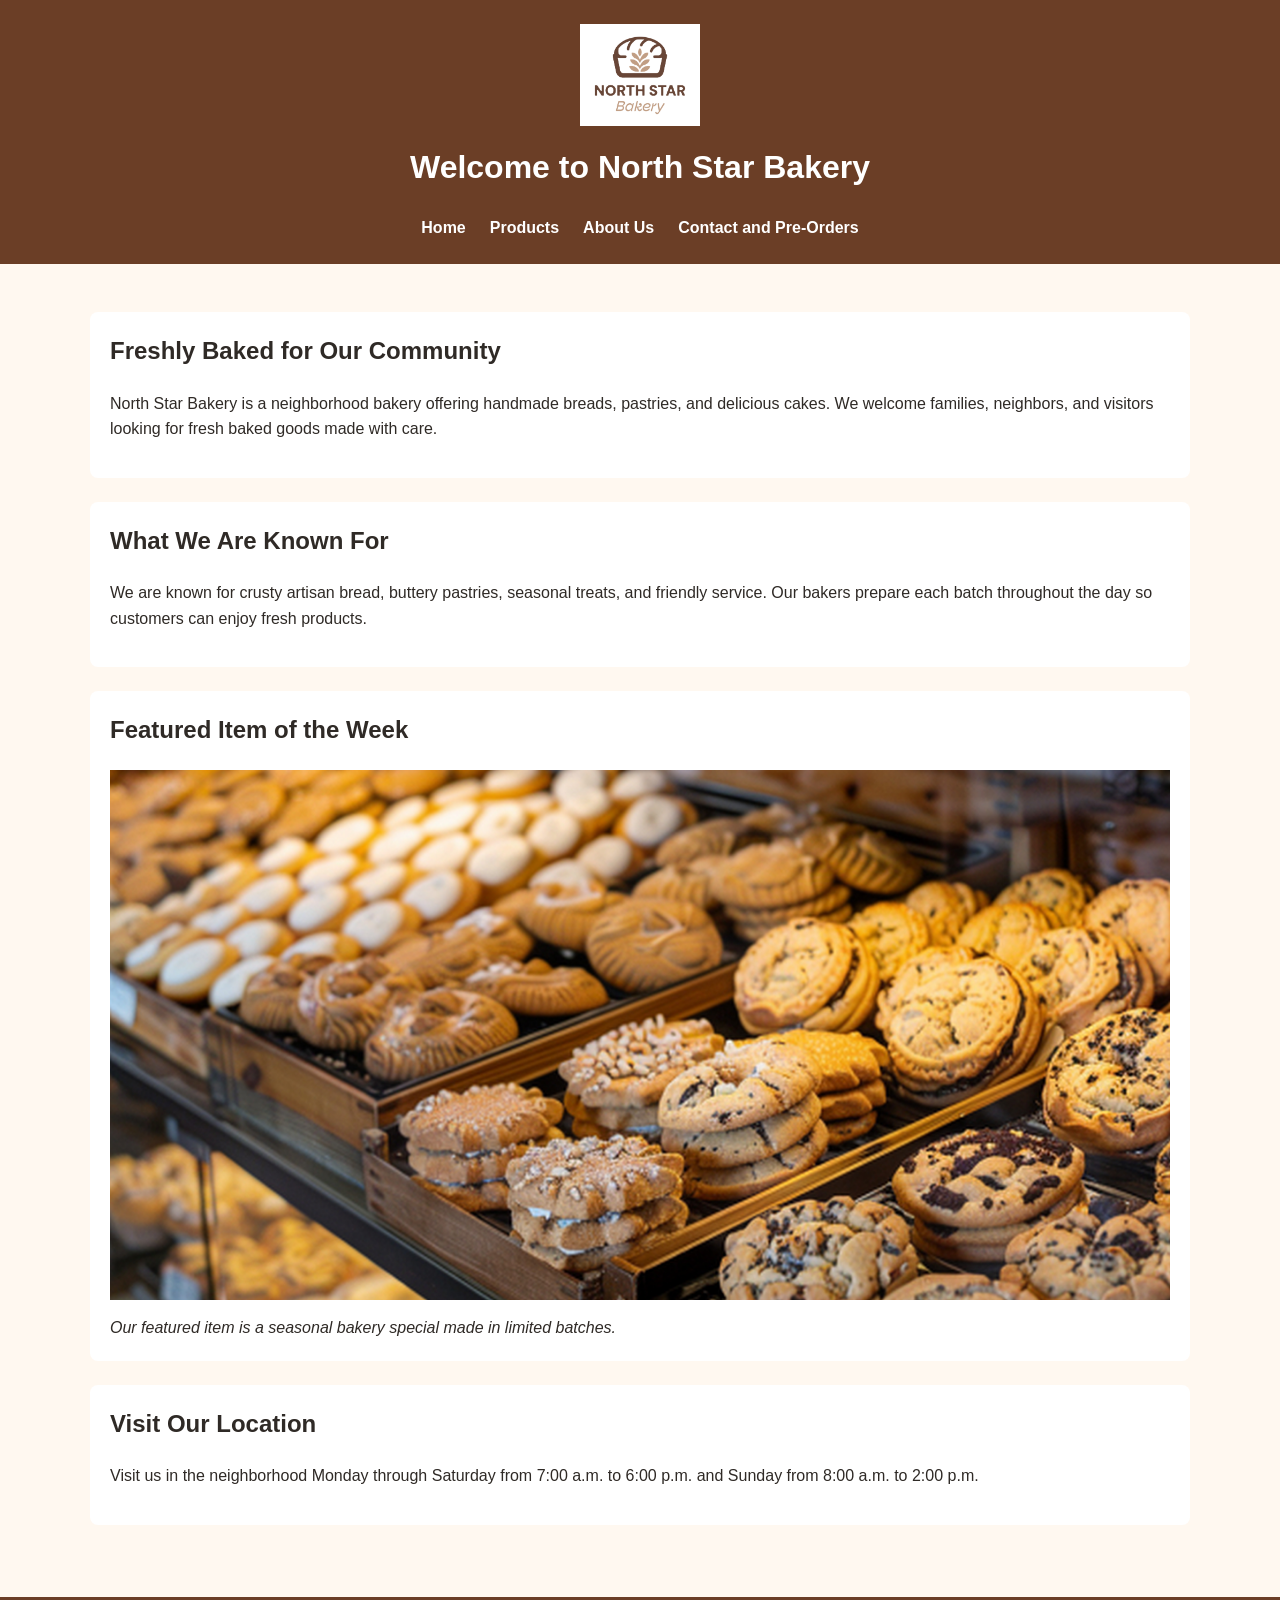
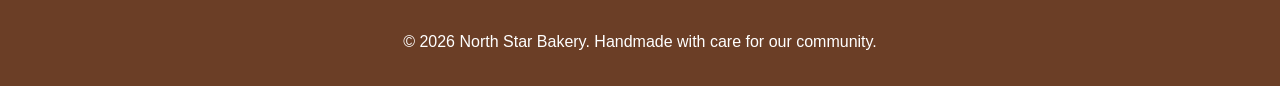
<file: index.html>
<!DOCTYPE html>
<html lang="en">
<head>
    <meta charset="UTF-8">
    <meta name="viewport" content="width=device-width, initial-scale=1.0">
    <title>North Star Bakery | Home</title>
    <link rel="stylesheet" href="styles.css">
</head>

<body>
    <header>
       <img src="bakery-logo_c.png" alt="North Star Bakery logo">
        <h1>Welcome to North Star Bakery</h1>

        <nav>
            <ul>
                <li><a href="index.html">Home</a></li>
                <li><a href="products.html">Products</a></li>
                <li><a href="about.html">About Us</a></li>
                <li><a href="contact.html">Contact and Pre-Orders</a></li>
            </ul>
        </nav>
    </header>

    <main>
        <section>
            <h2>Freshly Baked for Our Community</h2>
            <p>
                North Star Bakery is a neighborhood bakery offering handmade breads,
                pastries, and delicious cakes. We welcome families, neighbors, and
                visitors looking for fresh baked goods made with care.
            </p>
        </section>

        <section>
            <h2>What We Are Known For</h2>
            <p>
                We are known for crusty artisan bread, buttery pastries, seasonal
                treats, and friendly service. Our bakers prepare each batch
                throughout the day so customers can enjoy fresh products.
            </p>
        </section>

        <section>
            <h2>Featured Item of the Week</h2>

            <figure>
              <img src="bakery-feature-large_c.png"
                     alt="Freshly baked artisan bread from North Star Bakery">
                <figcaption>
                    Our featured item is a seasonal bakery special made in
                    limited batches.
                </figcaption>
            </figure>
        </section>

        <section>
            <h2>Visit Our Location</h2>
            <p>
                Visit us in the neighborhood Monday through Saturday from
                7:00 a.m. to 6:00 p.m. and Sunday from 8:00 a.m. to 2:00 p.m.
            </p>
        </section>
    </main>

    <footer>
        <p>&copy; 2026 North Star Bakery. Handmade with care for our community.</p>
    </footer>
</body>
</html>
</file>
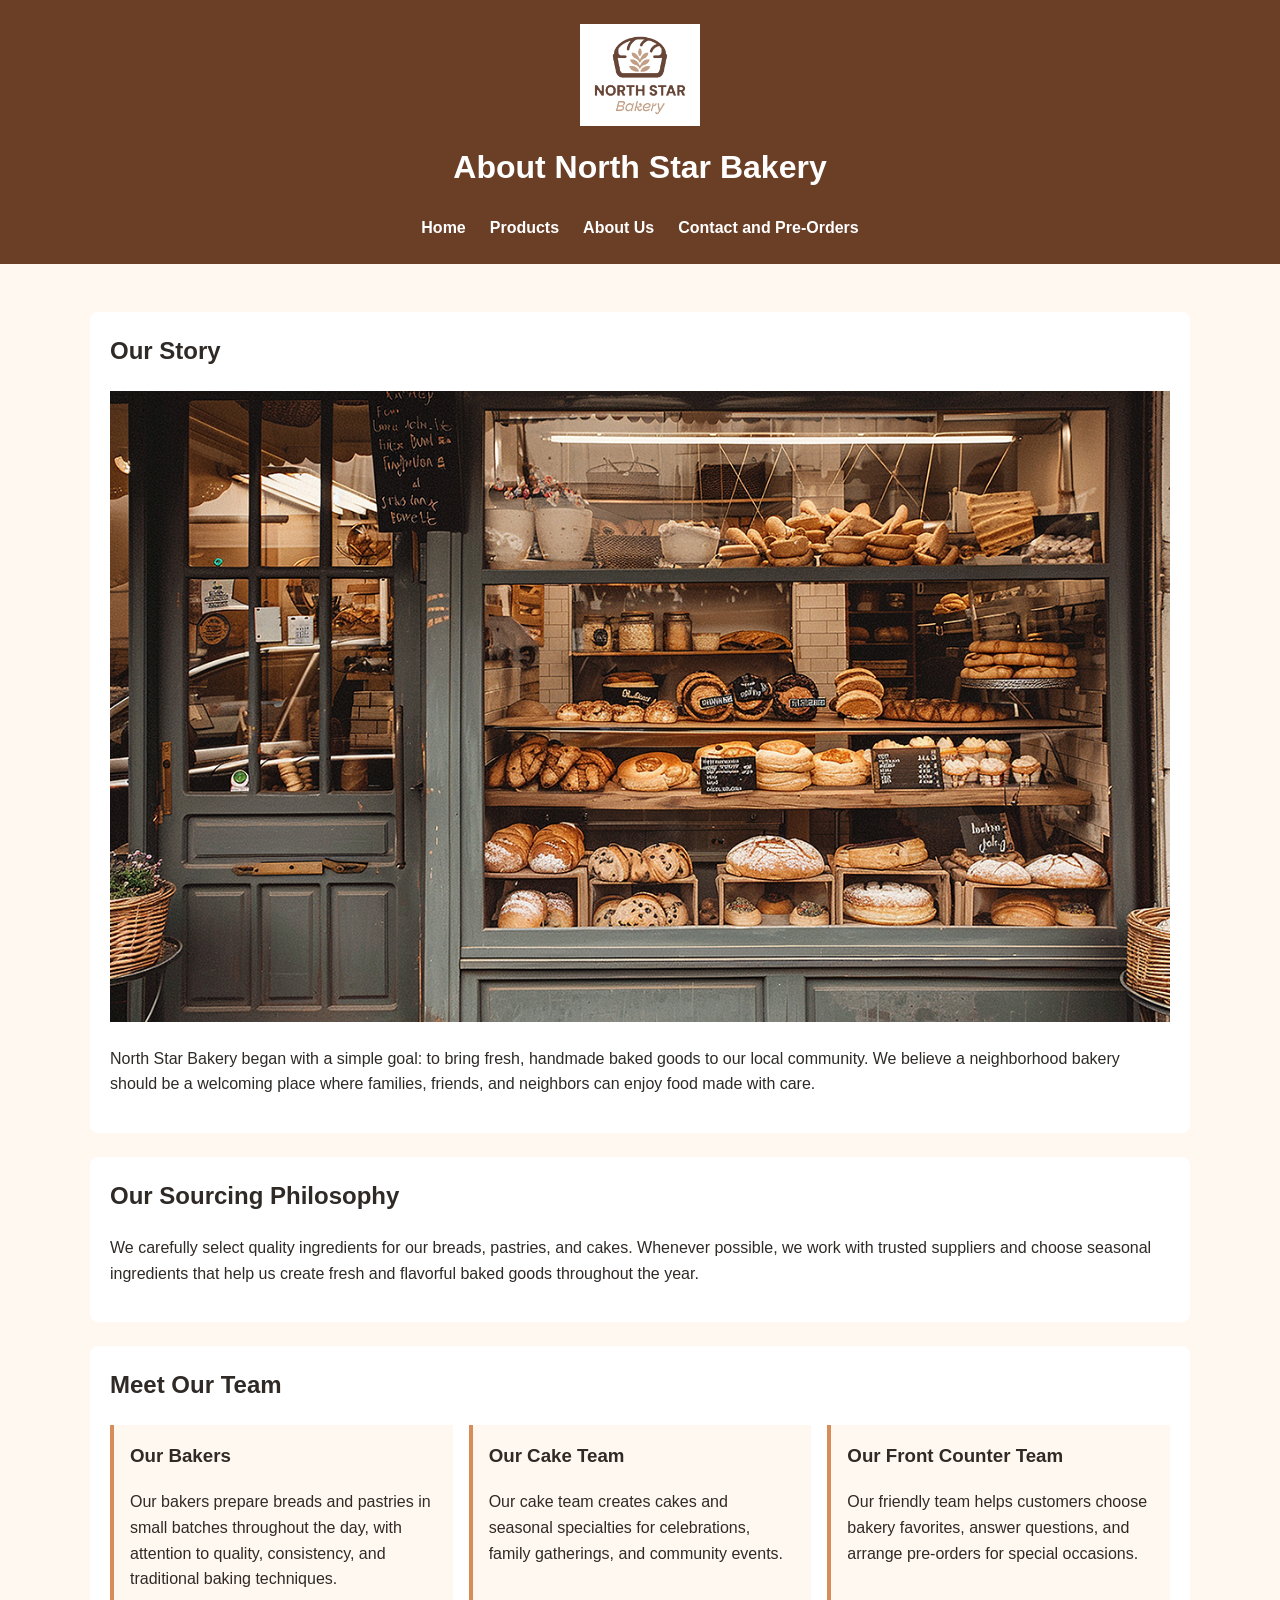
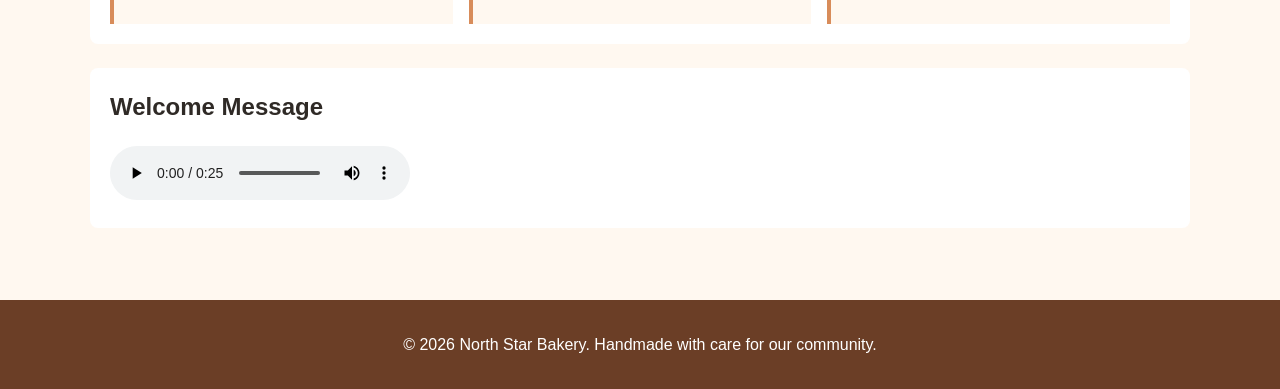
<file: about.html>
<!DOCTYPE html>
<html lang="en">
<head>
    <meta charset="UTF-8">
    <meta name="viewport" content="width=device-width, initial-scale=1.0">
    <title>North Star Bakery | About Us</title>
    <link rel="stylesheet" href="styles.css">
</head>

<body>
    <header>
        <img src="bakery-logo_c.png" alt="North Star Bakery logo">
        <h1>About North Star Bakery</h1>

        <nav>
            <ul>
                <li><a href="index.html">Home</a></li>
                <li><a href="products.html">Products</a></li>
                <li><a href="about.html">About Us</a></li>
                <li><a href="contact.html">Contact and Pre-Orders</a></li>
            </ul>
        </nav>
    </header>

    <main>
        <section>
            <h2>Our Story</h2>

            <img src="bakery-storefront_c.png"
                 alt="North Star Bakery neighborhood storefront">

            <p>
                North Star Bakery began with a simple goal: to bring fresh,
                handmade baked goods to our local community. We believe a
                neighborhood bakery should be a welcoming place where families,
                friends, and neighbors can enjoy food made with care.
            </p>
        </section>

        <section>
            <h2>Our Sourcing Philosophy</h2>

            <p>
                We carefully select quality ingredients for our breads,
                pastries, and cakes. Whenever possible, we work with trusted
                suppliers and choose seasonal ingredients that help us create
                fresh and flavorful baked goods throughout the year.
            </p>
        </section>

        <section>
            <h2>Meet Our Team</h2>

            <div class="product-list">
                <article>
                    <h3>Our Bakers</h3>
                    <p>
                        Our bakers prepare breads and pastries in small batches
                        throughout the day, with attention to quality,
                        consistency, and traditional baking techniques.
                    </p>
                </article>

                <article>
                    <h3>Our Cake Team</h3>
                    <p>
                        Our cake team creates cakes and seasonal specialties
                        for celebrations, family gatherings, and community
                        events.
                    </p>
                </article>

                <article>
                    <h3>Our Front Counter Team</h3>
                    <p>
                        Our friendly team helps customers choose bakery
                        favorites, answer questions, and arrange pre-orders
                        for special occasions.
                    </p>
                </article>
            </div>
        </section>

        <section>
            <h2>Welcome Message</h2>

            <audio controls>
                <source src="bakery-welcome_c.mp3" type="audio/mpeg">
                Your browser does not support the audio element.
                Please use the information on this page to learn more about North Star Bakery.
            </audio>
        </section>
    </main>

    <footer>
        <p>&copy; 2026 North Star Bakery. Handmade with care for our community.</p>
    </footer>
</body>
</html>
</file>
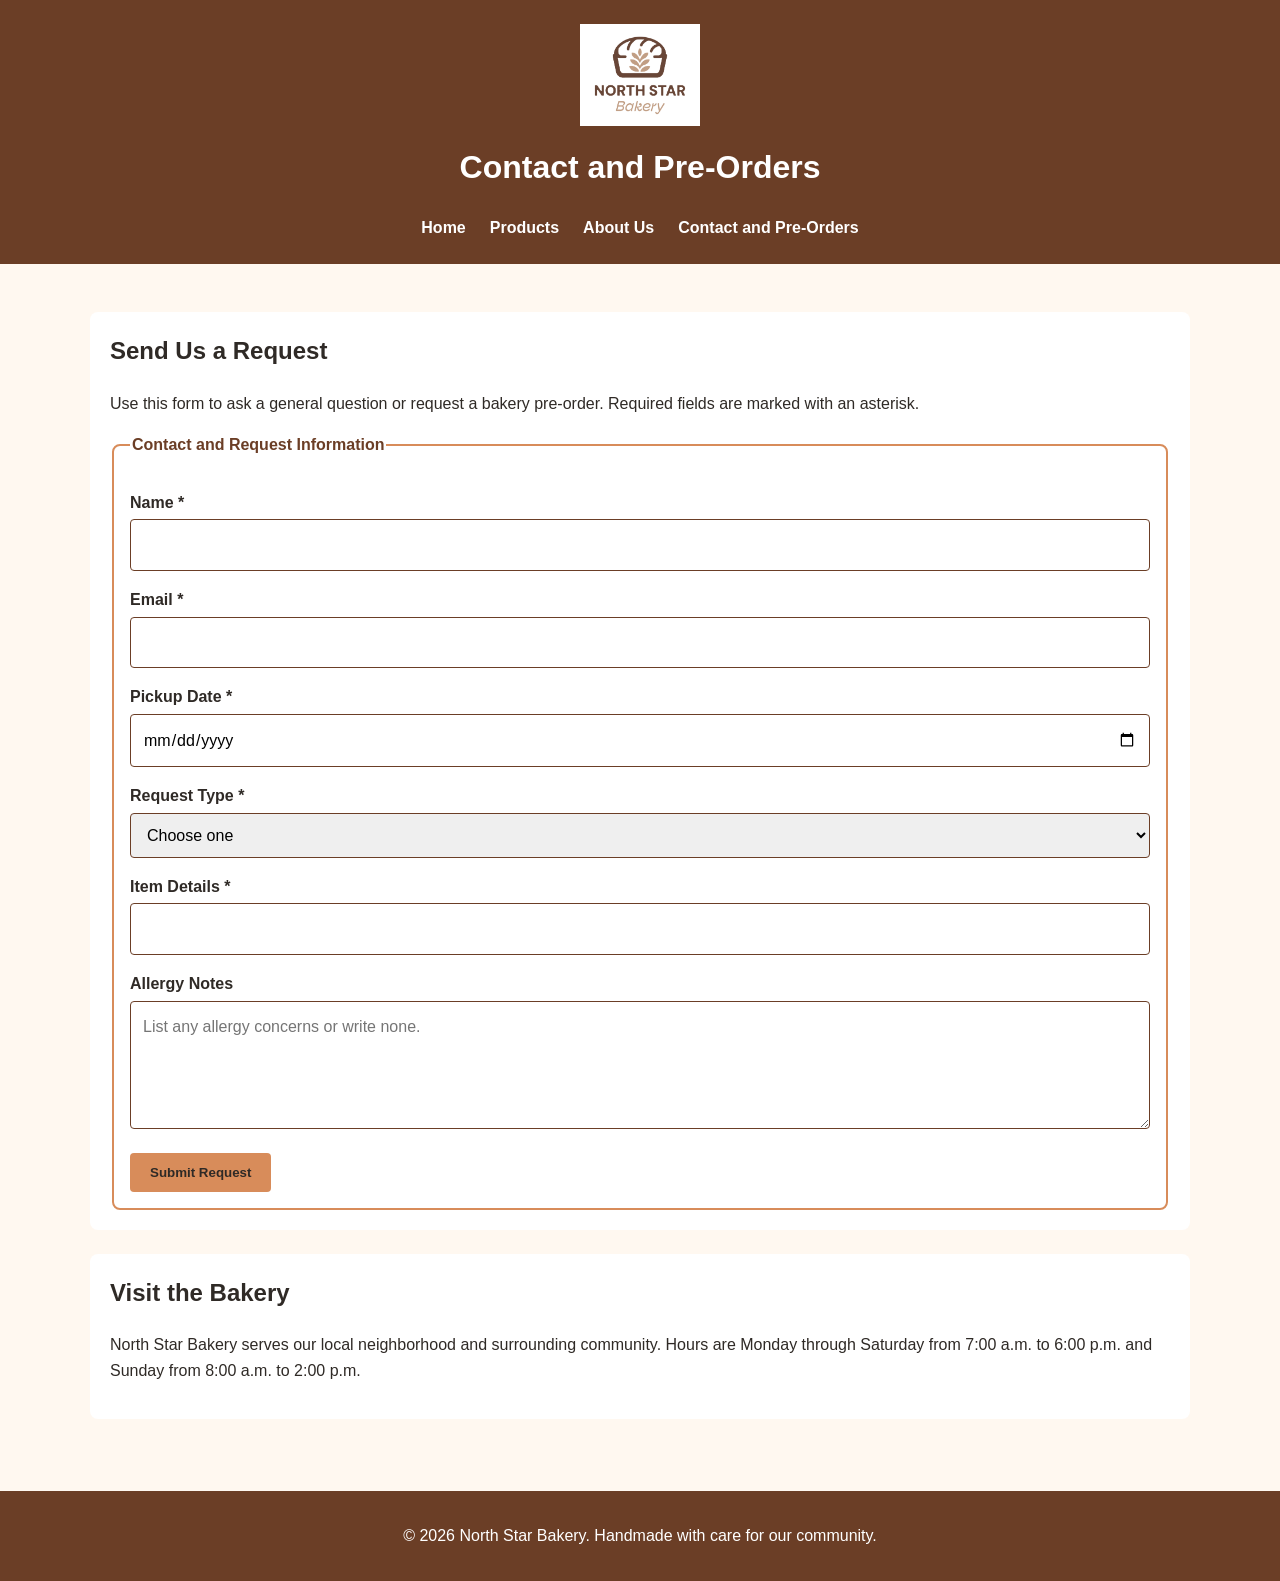
<file: contact.html>
<!DOCTYPE html>
<html lang="en">
<head>
    <meta charset="UTF-8">
    <meta name="viewport" content="width=device-width, initial-scale=1.0">
    <title>North Star Bakery | Contact and Pre-Orders</title>
    <link rel="stylesheet" href="styles.css">
</head>

<body>
    <header>
        <img src="bakery-logo_c.png" alt="North Star Bakery logo">
        <h1>Contact and Pre-Orders</h1>

        <nav>
            <ul>
                <li><a href="index.html">Home</a></li>
                <li><a href="products.html">Products</a></li>
                <li><a href="about.html">About Us</a></li>
                <li><a href="contact.html">Contact and Pre-Orders</a></li>
            </ul>
        </nav>
    </header>

    <main>
        <section>
            <h2>Send Us a Request</h2>

            <p>
                Use this form to ask a general question or request a bakery
                pre-order. Required fields are marked with an asterisk.
            </p>

            <form id="contact-form" action="#" method="post" novalidate>
                <fieldset>
                    <legend>Contact and Request Information</legend>

                    <label for="name">Name *</label>
                    <input type="text"
                           id="name"
                           name="name"
                           minlength="2"
                           maxlength="50"
                           required>

                    <p id="name-error"
                       class="error-message"></p>

                    <label for="email">Email *</label>
                    <input type="email"
                           id="email"
                           name="email"
                           required>

                    <p id="email-error"
                       class="error-message"></p>

                    <label for="pickup-date">Pickup Date *</label>
                    <input type="date"
                           id="pickup-date"
                           name="pickup-date"
                           required>

                    <label for="request-type">Request Type *</label>
                    <select id="request-type"
                            name="request-type"
                            required>
                        <option value="">Choose one</option>
                        <option value="general">General Question</option>
                        <option value="preorder">Pre-Order</option>
                    </select>

                    <label for="product">Item Details *</label>
                    <input type="text"
                           id="product"
                           name="product"
                           minlength="3"
                           maxlength="100"
                           required>

                    <label for="allergies">Allergy Notes</label>
                    <textarea id="allergies"
                              name="allergies"
                              rows="4"
                              maxlength="300"
                              placeholder="List any allergy concerns or write none."></textarea>

                    <button type="submit">
                        Submit Request
                    </button>
                </fieldset>
            </form>
        </section>

        <section>
            <h2>Visit the Bakery</h2>

            <p>
                North Star Bakery serves our local neighborhood and surrounding
                community. Hours are Monday through Saturday from 7:00 a.m.
                to 6:00 p.m. and Sunday from 8:00 a.m. to 2:00 p.m.
            </p>
        </section>
    </main>

    <footer>
        <p>
            &copy; 2026 North Star Bakery. Handmade with care for our community.
        </p>
    </footer>

    <script src="script.js"></script>
</body>
</html>
</file>
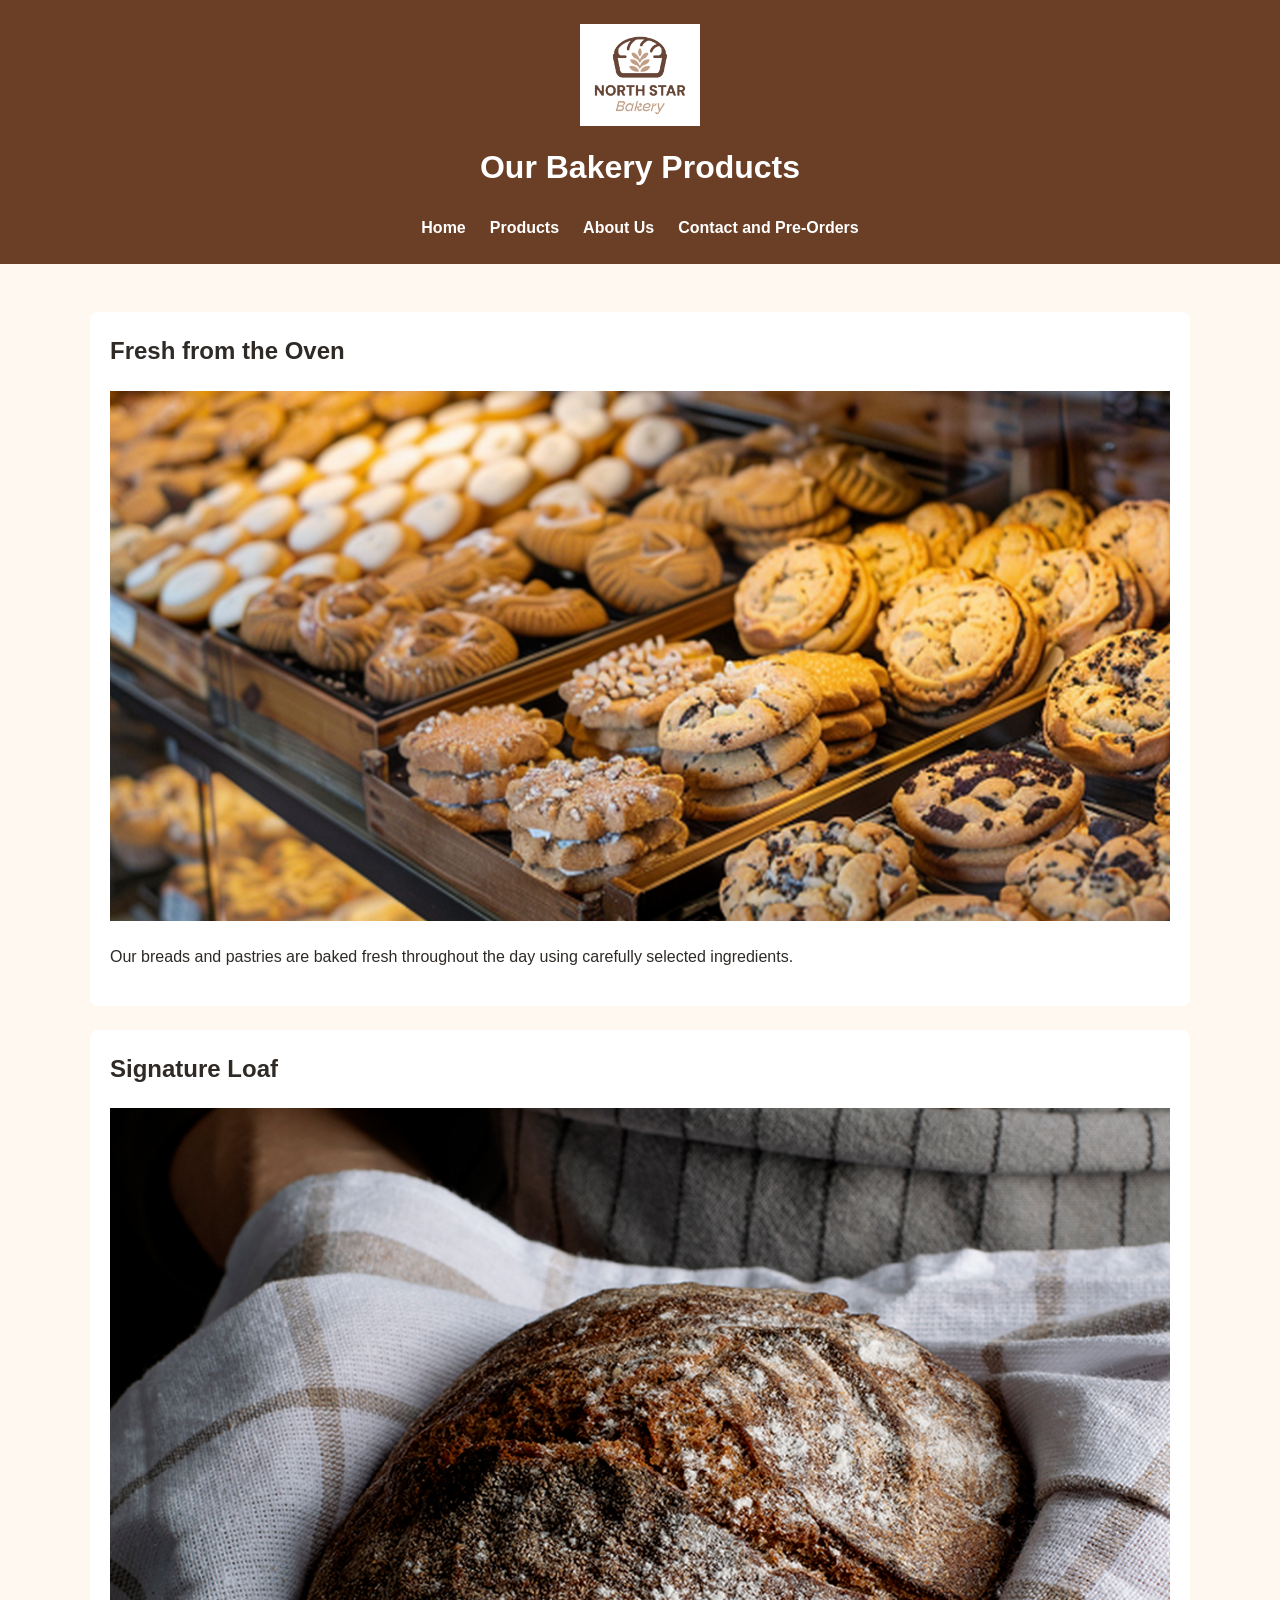
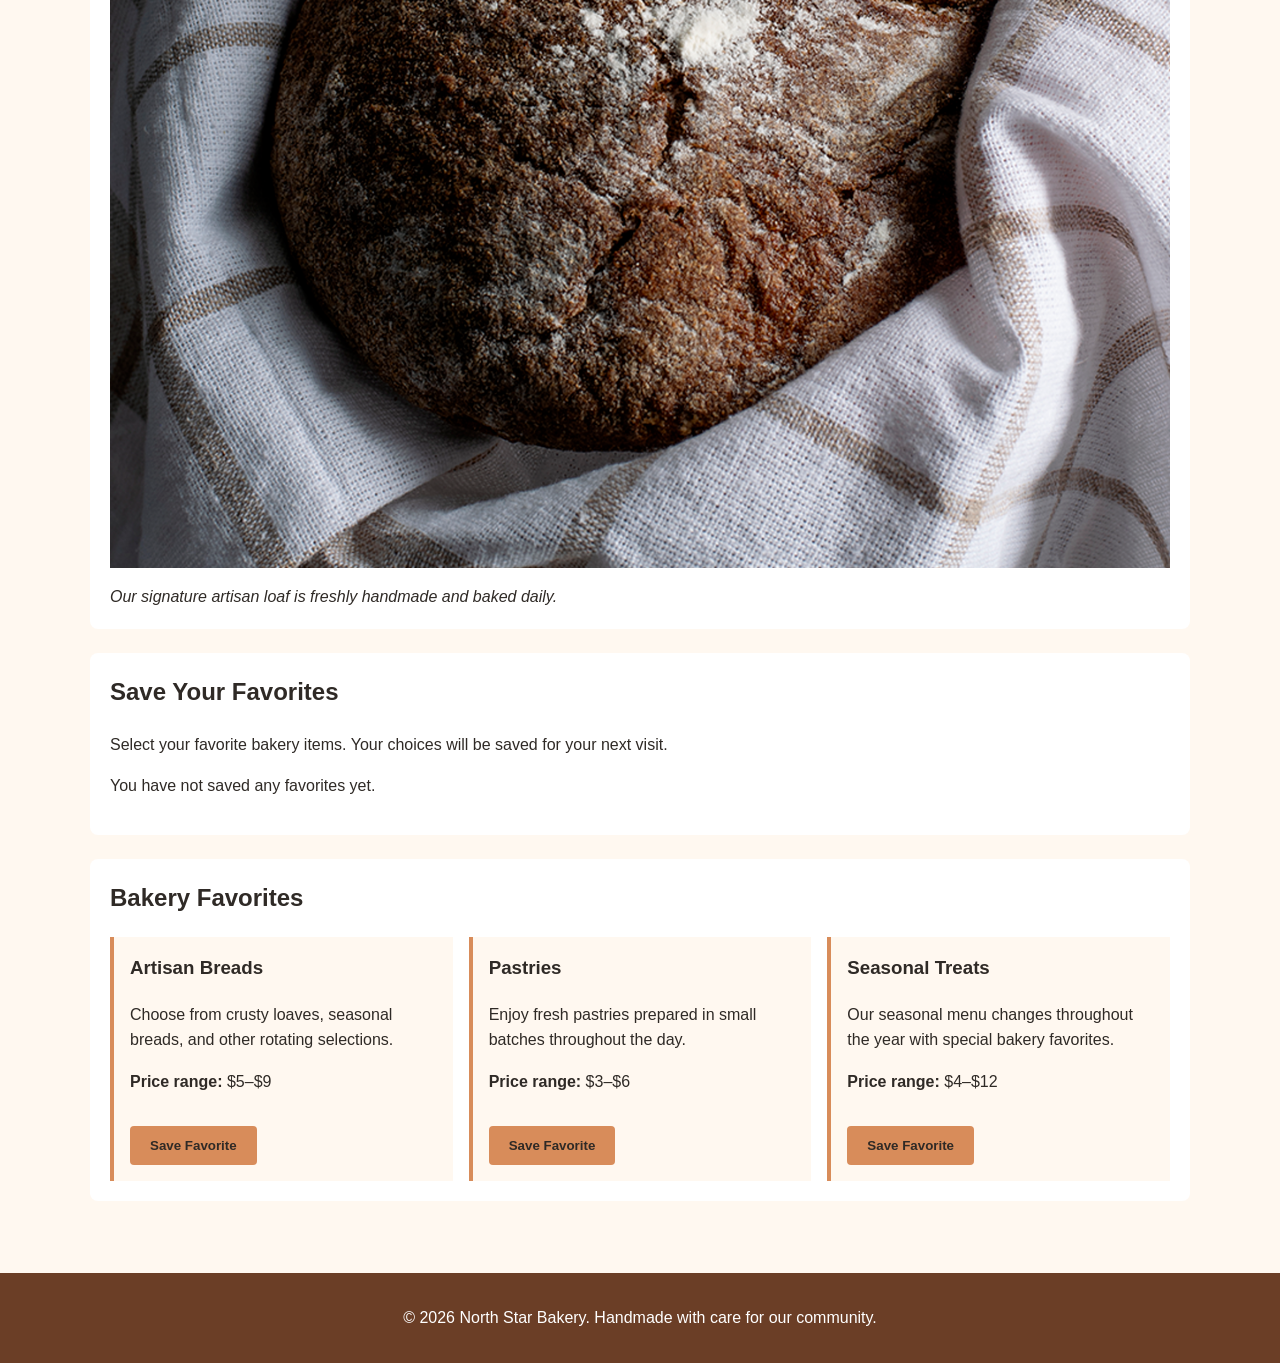
<file: products.html>
<!DOCTYPE html>
<html lang="en">
<head>
    <meta charset="UTF-8">
    <meta name="viewport" content="width=device-width, initial-scale=1.0">
    <title>North Star Bakery | Products</title>
    <link rel="stylesheet" href="styles.css">
</head>

<body>
    <header>
        <img src="bakery-logo_c.png" alt="North Star Bakery logo">
        <h1>Our Bakery Products</h1>

        <nav>
            <ul>
                <li><a href="index.html">Home</a></li>
                <li><a href="products.html">Products</a></li>
                <li><a href="about.html">About Us</a></li>
                <li><a href="contact.html">Contact and Pre-Orders</a></li>
            </ul>
        </nav>
    </header>

    <main>
        <section>
            <h2>Fresh from the Oven</h2>

            <picture>
                <source media="(min-width: 768px)"
                        srcset="bakery-feature-large_c.png">

                <img src="bakery-feature-small_c.png"
                     alt="Assortment of freshly baked artisan breads at North Star Bakery">
            </picture>

            <p>
                Our breads and pastries are baked fresh throughout the day
                using carefully selected ingredients.
            </p>
        </section>

        <section>
            <h2>Signature Loaf</h2>

            <figure>
                <img src="bakery-signature-loaf_c.png"
                     alt="North Star Bakery signature artisan loaf with a golden crust">

                <figcaption>
                    Our signature artisan loaf is freshly handmade and baked daily.
                </figcaption>
            </figure>
        </section>

        <section>
            <h2>Save Your Favorites</h2>
            <p>
                Select your favorite bakery items. Your choices will be saved
                for your next visit.
            </p>

            <p id="favorites-message">
                You have not saved any favorites yet.
            </p>
        </section>

        <section>
            <h2>Bakery Favorites</h2>

            <div class="product-list">

                <article>
                    <h3>Artisan Breads</h3>

                    <p>
                        Choose from crusty loaves, seasonal breads,
                        and other rotating selections.
                    </p>

                    <p>
                        <strong>Price range:</strong> $5–$9
                    </p>

                    <button type="button"
                            class="favorite-btn"
                            data-product="Artisan Breads">
                        Save Favorite
                    </button>
                </article>

                <article>
                    <h3>Pastries</h3>

                    <p>
                        Enjoy fresh pastries prepared in small batches
                        throughout the day.
                    </p>

                    <p>
                        <strong>Price range:</strong> $3–$6
                    </p>

                    <button type="button"
                            class="favorite-btn"
                            data-product="Pastries">
                        Save Favorite
                    </button>
                </article>

                <article>
                    <h3>Seasonal Treats</h3>

                    <p>
                        Our seasonal menu changes throughout the year
                        with special bakery favorites.
                    </p>

                    <p>
                        <strong>Price range:</strong> $4–$12
                    </p>

                    <button type="button"
                            class="favorite-btn"
                            data-product="Seasonal Treats">
                        Save Favorite
                    </button>
                </article>

            </div>
        </section>
    </main>

    <footer>
        <p>&copy; 2026 North Star Bakery. Handmade with care for our community.</p>
    </footer>

    <script src="script.js"></script>
</body>
</html>
</file>
<file: styles.css>
* {
    box-sizing: border-box;
}

body {
    margin: 0;
    font-family: Arial, sans-serif;
    background-color: #FFF8F0;
    color: #2F2A26;
    line-height: 1.6;
}

header {
    background-color: #6B3E26;
    color: white;
    text-align: center;
    padding: 1.5rem 1rem;
}

header img {
    max-width: 120px;
    height: auto;
    margin-bottom: 0.5rem;
}

h1,
h2,
h3 {
    margin-top: 0;
}

nav ul {
    list-style: none;
    padding: 0;
    margin: 1rem 0 0;
    display: flex;
    flex-direction: column;
    gap: 0.75rem;
}

nav a {
    color: white;
    text-decoration: none;
    font-weight: bold;
}

nav a:hover {
    text-decoration: underline;
}

main {
    width: 90%;
    max-width: 1100px;
    margin: 0 auto;
    padding: 2rem 0;
}

section {
    background-color: white;
    padding: 1.25rem;
    margin-bottom: 1.5rem;
    border-radius: 8px;
}

img,
picture,
audio {
    max-width: 100%;
}

figure {
    margin: 0;
}

figcaption {
    margin-top: 0.5rem;
    font-style: italic;
}

.product-list {
    display: flex;
    flex-direction: column;
    gap: 1rem;
}

.product-list article {
    background-color: #FFF8F0;
    padding: 1rem;
    border-left: 4px solid #D88C5A;
}

form {
    margin-top: 1rem;
}

fieldset {
    border: 2px solid #D88C5A;
    border-radius: 8px;
    padding: 1rem;
}

legend {
    font-weight: bold;
    color: #6B3E26;
}

label {
    display: block;
    margin-top: 1rem;
    margin-bottom: 0.25rem;
    font-weight: bold;
}

input,
select,
textarea {
    width: 100%;
    padding: 0.75rem;
    border: 1px solid #6B3E26;
    border-radius: 4px;
    font: inherit;
}

button {
    margin-top: 1rem;
    background-color: #D88C5A;
    color: #2F2A26;
    border: none;
    padding: 0.75rem 1.25rem;
    border-radius: 4px;
    font-weight: bold;
    cursor: pointer;
}

button:hover {
    background-color: #6B3E26;
    color: white;
}

footer {
    background-color: #6B3E26;
    color: white;
    text-align: center;
    padding: 1rem;
}

@media (min-width: 768px) {
    nav ul {
        flex-direction: row;
        justify-content: center;
        gap: 1.5rem;
    }

    .product-list {
        flex-direction: row;
    }

    .product-list article {
        flex: 1;
    }

    main {
        padding: 3rem 0;

    }
}
.error-message {
    color: #b00020;
    font-size: 0.9rem;
    margin-top: 0.25rem;
    margin-bottom: 0.5rem;
}
</file>
